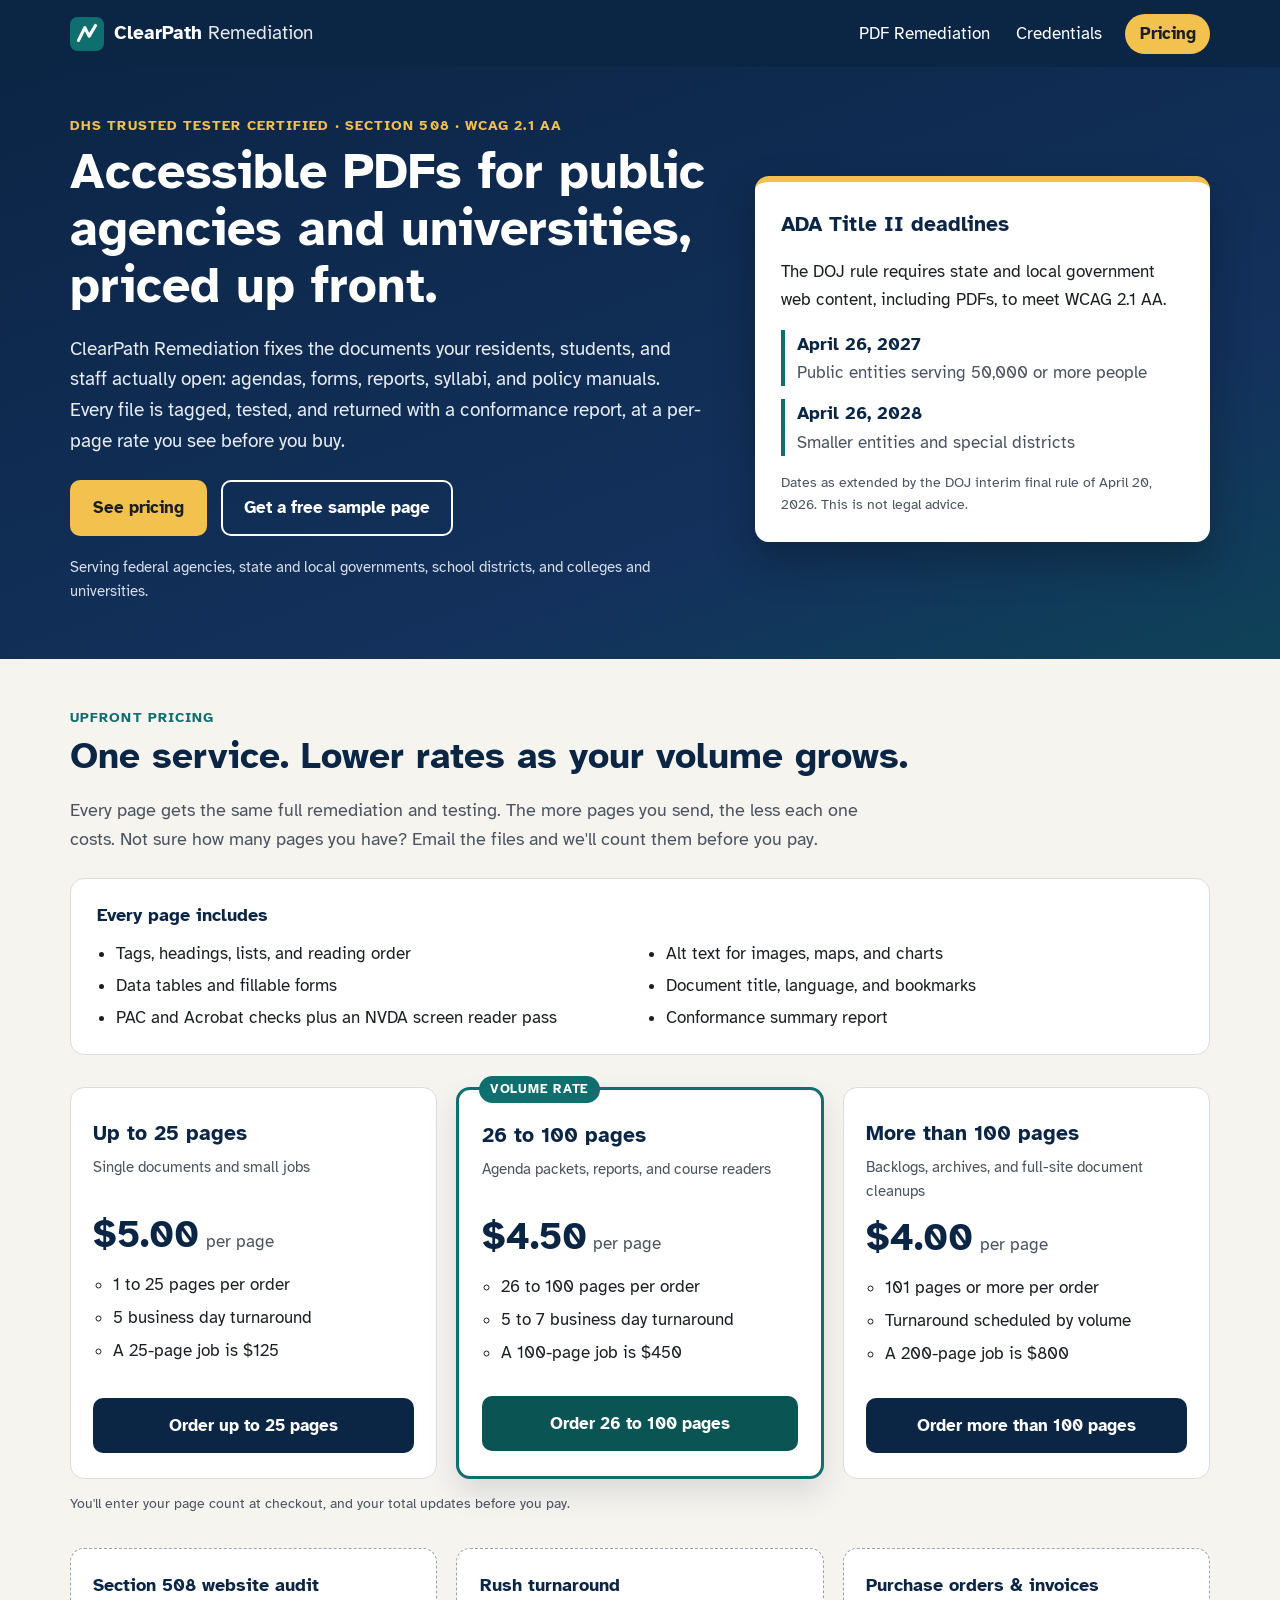
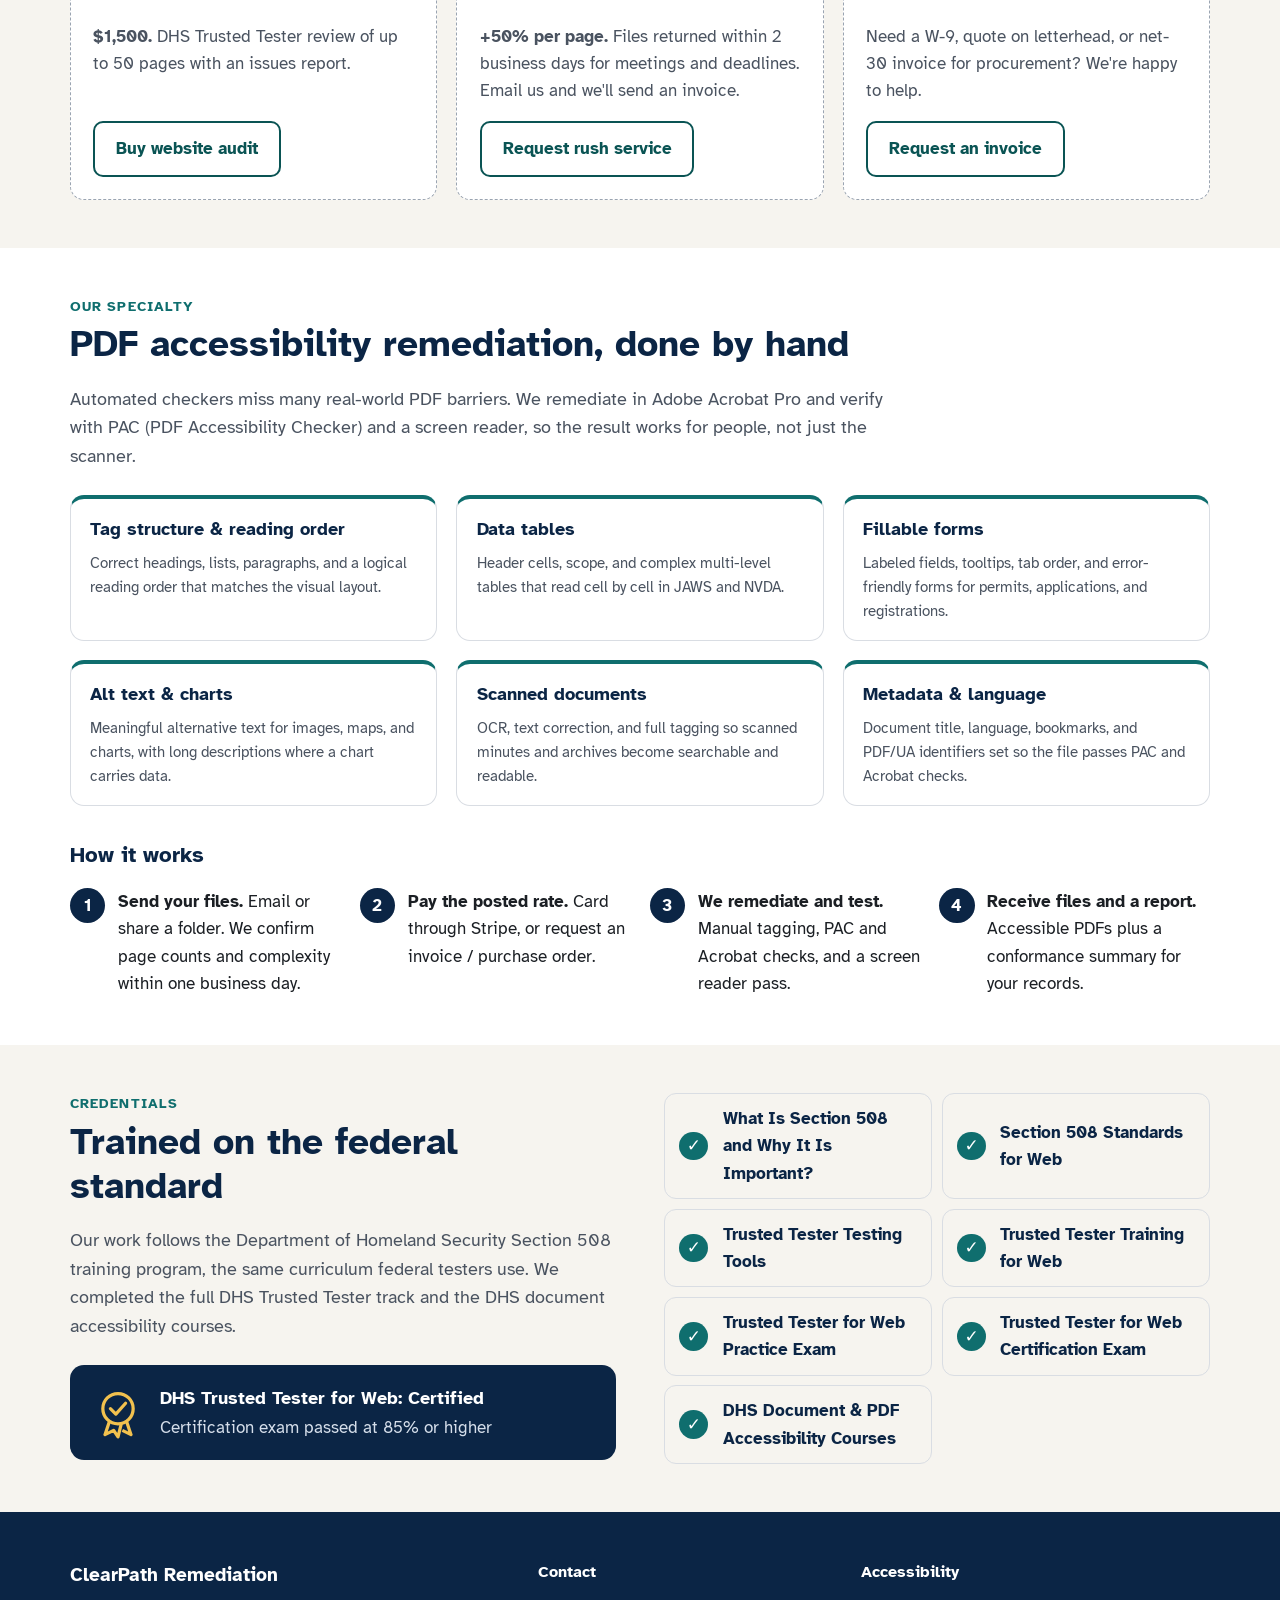
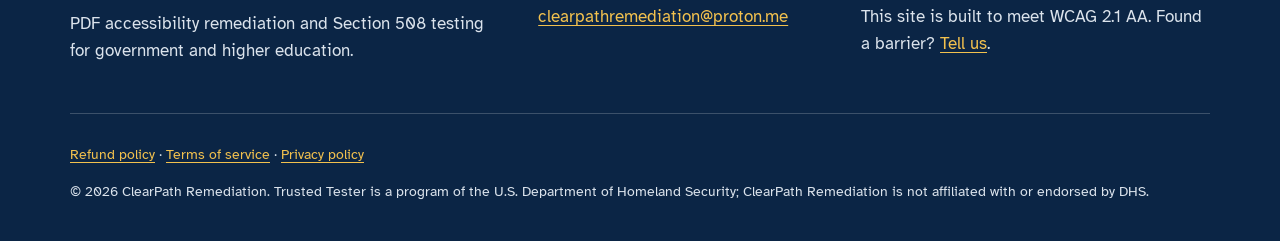
<file: index.html>
<!doctype html>
<html lang="en">
<head>
  <meta charset="utf-8">
  <meta name="viewport" content="width=device-width, initial-scale=1">
  <title>ClearPath Remediation | PDF &amp; Section 508 Accessibility Remediation</title>
  <meta name="description" content="ClearPath Remediation provides PDF accessibility remediation and Section 508 / WCAG 2.1 AA testing for federal, state, and local government and universities. DHS Trusted Tester certified. Upfront per-page pricing.">
  <link rel="stylesheet" href="styles.css">
  <link rel="icon" href="favicon.svg" type="image/svg+xml">
</head>
<body>
  <a class="skip-link" href="#main">Skip to main content</a>

  <header class="site-header">
    <div class="wrap header-inner">
      <a class="brand" href="#top" aria-label="ClearPath Remediation, home">
        <svg class="brand-mark" viewBox="0 0 32 32" aria-hidden="true" focusable="false"><rect width="32" height="32" rx="7" fill="currentColor"/><path d="M8 22 L14 10 L18 18 L24 8" fill="none" stroke="#fff" stroke-width="3" stroke-linecap="round" stroke-linejoin="round"/></svg>
        <span>ClearPath <span class="brand-sub">Remediation</span></span>
      </a>
      <nav aria-label="Primary">
        <ul class="nav-list">
          <li><a href="#pdf">PDF Remediation</a></li>
          <li><a href="#credentials">Credentials</a></li>
          <li><a href="#pricing" class="nav-cta">Pricing</a></li>
        </ul>
      </nav>
    </div>
  </header>

  <main id="main" tabindex="-1">
    <section class="hero" id="top" aria-labelledby="hero-title">
      <div class="wrap hero-grid">
        <div>
          <p class="eyebrow">DHS Trusted Tester Certified &middot; Section 508 &middot; WCAG 2.1 AA</p>
          <h1 id="hero-title">Accessible PDFs for public agencies and universities, priced up front.</h1>
          <p class="lede">ClearPath Remediation fixes the documents your residents, students, and staff actually open: agendas, forms, reports, syllabi, and policy manuals. Every file is tagged, tested, and returned with a conformance report, at a per-page rate you see before you buy.</p>
          <div class="hero-actions">
            <a class="btn btn-primary" href="#pricing">See pricing</a>
            <a class="btn btn-ghost" href="mailto:clearpathremediation@proton.me?subject=Free%20sample%20page%20request">Get a free sample page</a>
          </div>
          <p class="audiences">Serving federal agencies, state and local governments, school districts, and colleges and universities.</p>
        </div>
        <aside class="deadline-card" aria-labelledby="deadline-title">
          <h2 id="deadline-title">ADA Title II deadlines</h2>
          <p>The DOJ rule requires state and local government web content, including PDFs, to meet WCAG 2.1 AA.</p>
          <dl class="deadlines">
            <div><dt>April 26, 2027</dt><dd>Public entities serving 50,000 or more people</dd></div>
            <div><dt>April 26, 2028</dt><dd>Smaller entities and special districts</dd></div>
          </dl>
          <p class="small">Dates as extended by the DOJ interim final rule of April 20, 2026. This is not legal advice.</p>
        </aside>
      </div>
    </section>

    <section class="section alt" id="pricing" aria-labelledby="pricing-title">
      <div class="wrap">
        <p class="eyebrow">Upfront pricing</p>
        <h2 id="pricing-title">One service. Lower rates as your volume grows.</h2>
        <p class="section-lede">Every page gets the same full remediation and testing. The more pages you send, the less each one costs. Not sure how many pages you have? Email the files and we'll count them before you pay.</p>

        <div class="included" aria-labelledby="included-title">
          <h3 id="included-title">Every page includes</h3>
          <ul class="included-list">
            <li>Tags, headings, lists, and reading order</li>
            <li>Alt text for images, maps, and charts</li>
            <li>Data tables and fillable forms</li>
            <li>Document title, language, and bookmarks</li>
            <li>PAC and Acrobat checks plus an NVDA screen reader pass</li>
            <li>Conformance summary report</li>
          </ul>
        </div>

        <ul class="pricing-grid" role="list">
          <li class="plan">
            <h3 class="plan-name">Up to 25 pages</h3>
            <p class="plan-for">Single documents and small jobs</p>
            <p class="price"><span class="amount">$5.00</span><span class="unit">per page</span></p>
            <ul class="plan-list">
              <li>1 to 25 pages per order</li>
              <li>5 business day turnaround</li>
              <li>A 25-page job is $125</li>
            </ul>
            <a class="btn btn-plan" href="https://buy.stripe.com/4gM3cvgTyeXcahwd9j2sM00">Order up to 25 pages<span class="visually-hidden"> at $5.00 per page</span></a>
          </li>

          <li class="plan featured">
            <p class="ribbon">Volume rate</p>
            <h3 class="plan-name">26 to 100 pages</h3>
            <p class="plan-for">Agenda packets, reports, and course readers</p>
            <p class="price"><span class="amount">$4.50</span><span class="unit">per page</span></p>
            <ul class="plan-list">
              <li>26 to 100 pages per order</li>
              <li>5 to 7 business day turnaround</li>
              <li>A 100-page job is $450</li>
            </ul>
            <a class="btn btn-plan btn-plan-featured" href="https://buy.stripe.com/bJefZhdHmbL09ds8T32sM01">Order 26 to 100 pages<span class="visually-hidden"> at $4.50 per page</span></a>
          </li>

          <li class="plan">
            <h3 class="plan-name">More than 100 pages</h3>
            <p class="plan-for">Backlogs, archives, and full-site document cleanups</p>
            <p class="price"><span class="amount">$4.00</span><span class="unit">per page</span></p>
            <ul class="plan-list">
              <li>101 pages or more per order</li>
              <li>Turnaround scheduled by volume</li>
              <li>A 200-page job is $800</li>
            </ul>
            <a class="btn btn-plan" href="https://buy.stripe.com/5kQfZhavaeXc4Xcb1b2sM02">Order more than 100 pages<span class="visually-hidden"> at $4.00 per page</span></a>
          </li>
        </ul>
        <p class="small checkout-note">You'll enter your page count at checkout, and your total updates before you pay.</p>

        <div class="addons">
          <div class="addon">
            <h3>Section 508 website audit</h3>
            <p><strong>$1,500.</strong> DHS Trusted Tester review of up to 50 pages with an issues report.</p>
            <a class="btn btn-ghost" href="https://buy.stripe.com/6oUaEX1YEcP4dtIglv2sM03">Buy website audit<span class="visually-hidden"> for $1,500</span></a>
          </div>
          <div class="addon">
            <h3>Rush turnaround</h3>
            <p><strong>+50% per page.</strong> Files returned within 2 business days for meetings and deadlines. Email us and we'll send an invoice.</p>
            <a class="btn btn-ghost" href="mailto:clearpathremediation@proton.me?subject=Rush%20turnaround%20request">Request rush service</a>
          </div>
          <div class="addon">
            <h3>Purchase orders &amp; invoices</h3>
            <p>Need a W-9, quote on letterhead, or net-30 invoice for procurement? We're happy to help.</p>
            <a class="btn btn-ghost" href="mailto:clearpathremediation@proton.me?subject=Invoice%20or%20PO%20request">Request an invoice</a>
          </div>
        </div>
      </div>
    </section>

    <section class="section" id="pdf" aria-labelledby="pdf-title">
      <div class="wrap">
        <p class="eyebrow">Our specialty</p>
        <h2 id="pdf-title">PDF accessibility remediation, done by hand</h2>
        <p class="section-lede">Automated checkers miss many real-world PDF barriers. We remediate in Adobe Acrobat Pro and verify with PAC (PDF Accessibility Checker) and a screen reader, so the result works for people, not just the scanner.</p>
        <ul class="feature-grid" role="list">
          <li class="feature">
            <h3>Tag structure &amp; reading order</h3>
            <p>Correct headings, lists, paragraphs, and a logical reading order that matches the visual layout.</p>
          </li>
          <li class="feature">
            <h3>Data tables</h3>
            <p>Header cells, scope, and complex multi-level tables that read cell by cell in JAWS and NVDA.</p>
          </li>
          <li class="feature">
            <h3>Fillable forms</h3>
            <p>Labeled fields, tooltips, tab order, and error-friendly forms for permits, applications, and registrations.</p>
          </li>
          <li class="feature">
            <h3>Alt text &amp; charts</h3>
            <p>Meaningful alternative text for images, maps, and charts, with long descriptions where a chart carries data.</p>
          </li>
          <li class="feature">
            <h3>Scanned documents</h3>
            <p>OCR, text correction, and full tagging so scanned minutes and archives become searchable and readable.</p>
          </li>
          <li class="feature">
            <h3>Metadata &amp; language</h3>
            <p>Document title, language, bookmarks, and PDF/UA identifiers set so the file passes PAC and Acrobat checks.</p>
          </li>
        </ul>

        <h3 class="process-title">How it works</h3>
        <ol class="process" role="list">
          <li><span class="step-num" aria-hidden="true">1</span><div><strong>Send your files.</strong> Email or share a folder. We confirm page counts and complexity within one business day.</div></li>
          <li><span class="step-num" aria-hidden="true">2</span><div><strong>Pay the posted rate.</strong> Card through Stripe, or request an invoice / purchase order.</div></li>
          <li><span class="step-num" aria-hidden="true">3</span><div><strong>We remediate and test.</strong> Manual tagging, PAC and Acrobat checks, and a screen reader pass.</div></li>
          <li><span class="step-num" aria-hidden="true">4</span><div><strong>Receive files and a report.</strong> Accessible PDFs plus a conformance summary for your records.</div></li>
        </ol>
      </div>
    </section>

    <section class="section alt" id="credentials" aria-labelledby="cred-title">
      <div class="wrap cred-grid">
        <div>
          <p class="eyebrow">Credentials</p>
          <h2 id="cred-title">Trained on the federal standard</h2>
          <p class="section-lede">Our work follows the Department of Homeland Security Section 508 training program, the same curriculum federal testers use. We completed the full DHS Trusted Tester track and the DHS document accessibility courses.</p>
          <div class="badge" role="note" aria-label="Certification">
            <svg viewBox="0 0 48 48" aria-hidden="true" focusable="false"><circle cx="24" cy="20" r="14" fill="none" stroke="currentColor" stroke-width="3"/><path d="M17 20l5 5 9-10" fill="none" stroke="currentColor" stroke-width="3" stroke-linecap="round" stroke-linejoin="round"/><path d="M16 32l-4 12 8-4 4 6 3-12M32 32l4 12-8-4" fill="none" stroke="currentColor" stroke-width="3" stroke-linejoin="round"/></svg>
            <div>
              <strong>DHS Trusted Tester for Web: Certified</strong>
              <span>Certification exam passed at 85% or higher</span>
            </div>
          </div>
        </div>
        <ol class="course-list" aria-label="Completed DHS Section 508 training courses">
          <li><span class="check" aria-hidden="true">&#10003;</span><div><strong>What Is Section 508 and Why It Is Important?</strong></div></li>
          <li><span class="check" aria-hidden="true">&#10003;</span><div><strong>Section 508 Standards for Web</strong></div></li>
          <li><span class="check" aria-hidden="true">&#10003;</span><div><strong>Trusted Tester Testing Tools</strong></div></li>
          <li><span class="check" aria-hidden="true">&#10003;</span><div><strong>Trusted Tester Training for Web</strong></div></li>
          <li><span class="check" aria-hidden="true">&#10003;</span><div><strong>Trusted Tester for Web Practice Exam</strong></div></li>
          <li><span class="check" aria-hidden="true">&#10003;</span><div><strong>Trusted Tester for Web Certification Exam</strong></div></li>
          <li><span class="check" aria-hidden="true">&#10003;</span><div><strong>DHS Document &amp; PDF Accessibility Courses</strong></div></li>
        </ol>
      </div>
    </section>

  </main>

  <footer class="site-footer">
    <div class="wrap footer-inner">
      <div>
        <p class="footer-brand">ClearPath Remediation</p>
        <p>PDF accessibility remediation and Section 508 testing for government and higher education.</p>
      </div>
      <div>
        <h2 class="footer-h">Contact</h2>
        <p><a href="mailto:clearpathremediation@proton.me">clearpathremediation@proton.me</a></p>
      </div>
      <div>
        <h2 class="footer-h">Accessibility</h2>
        <p>This site is built to meet WCAG 2.1 AA. Found a barrier? <a href="mailto:clearpathremediation@proton.me?subject=Accessibility%20feedback">Tell us</a>.</p>
      </div>
    </div>
    <div class="wrap legal">
      <p class="policy-links"><a href="policies.html#refunds">Refund policy</a> &middot; <a href="policies.html#terms">Terms of service</a> &middot; <a href="policies.html#privacy">Privacy policy</a></p>
      <p>&copy; <span id="year">2026</span> ClearPath Remediation. Trusted Tester is a program of the U.S. Department of Homeland Security; ClearPath Remediation is not affiliated with or endorsed by DHS.</p>
    </div>
  </footer>
  <script>document.getElementById('year').textContent = new Date().getFullYear();</script>
</body>
</html>
</file>
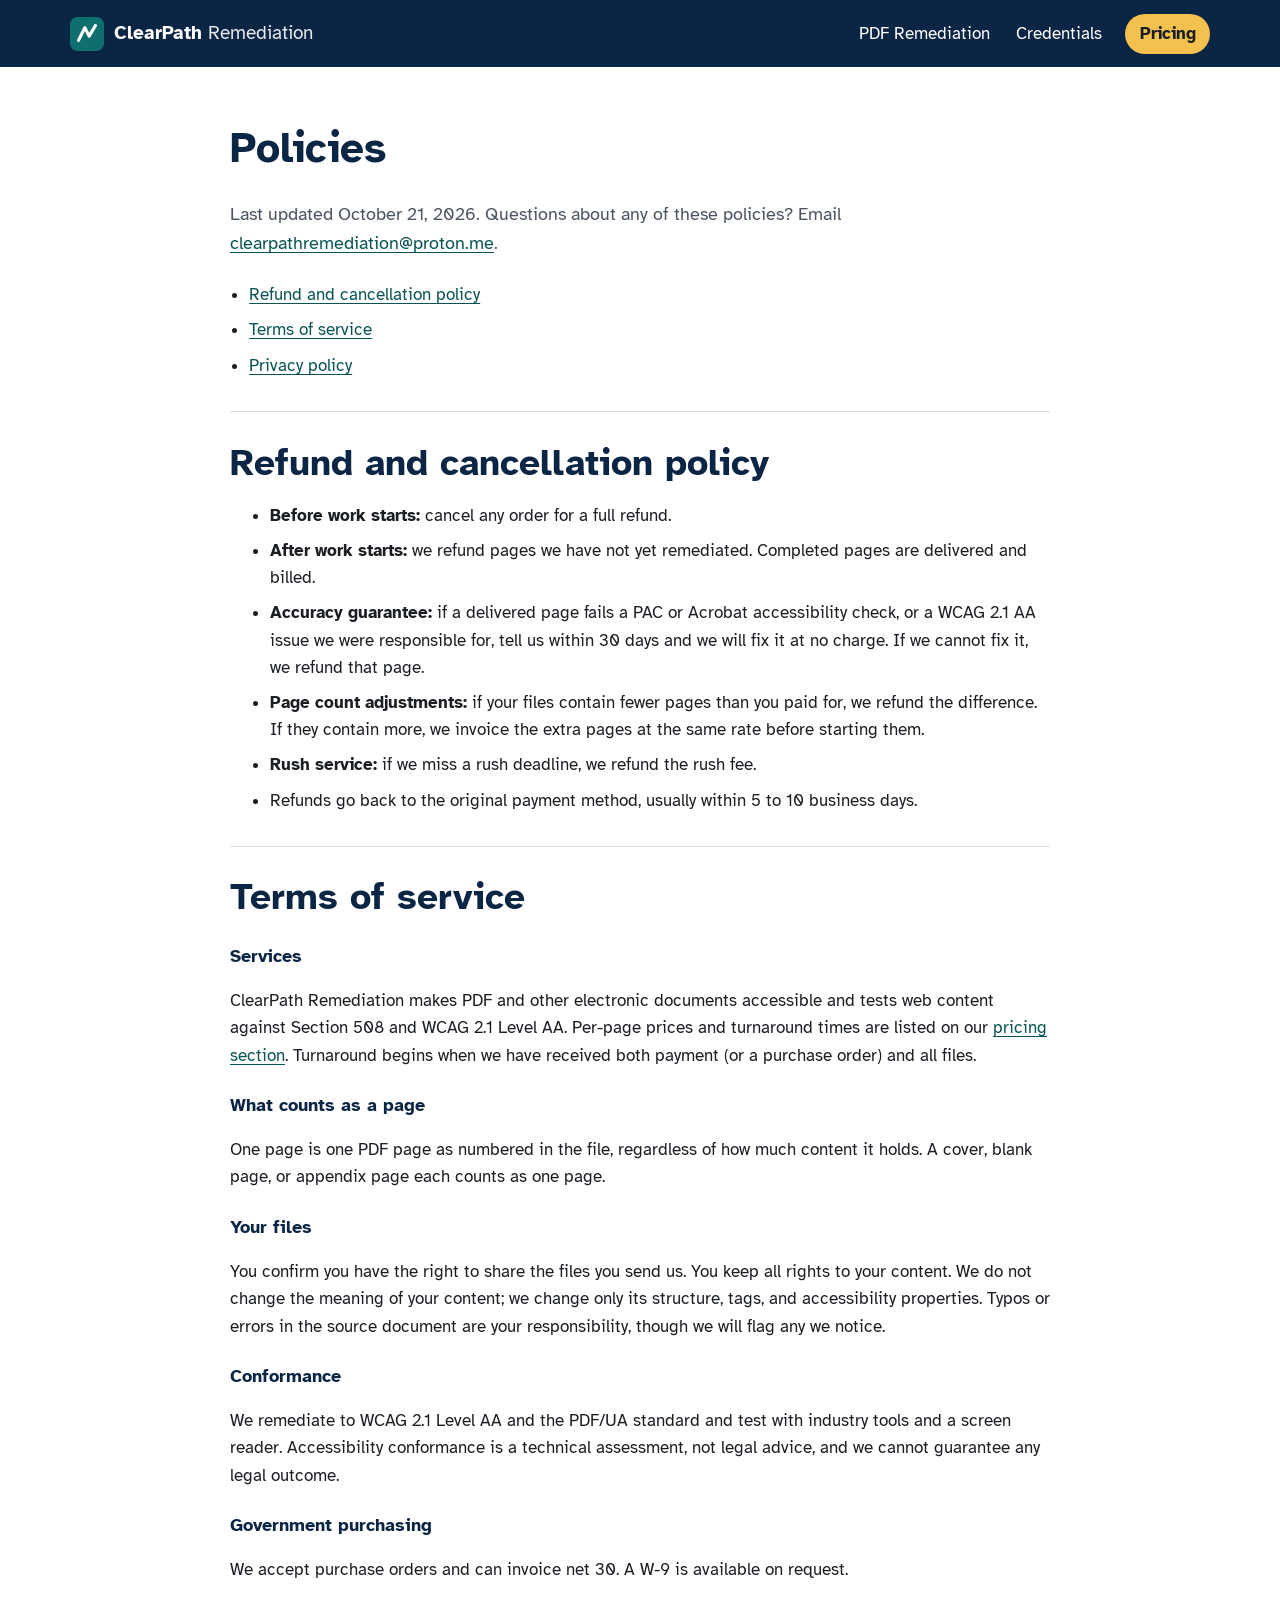
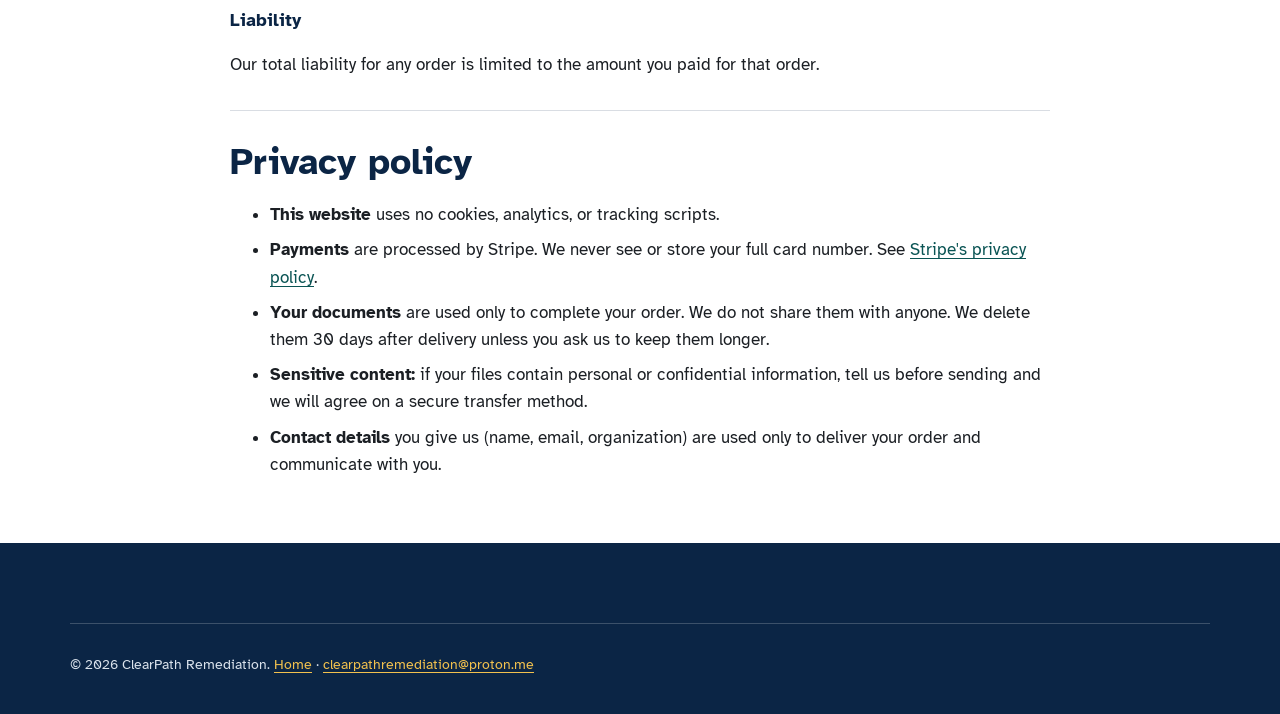
<file: policies.html>
<!doctype html>
<html lang="en">
<head>
  <meta charset="utf-8">
  <meta name="viewport" content="width=device-width, initial-scale=1">
  <title>Policies | ClearPath Remediation</title>
  <meta name="description" content="Refund, terms of service, and privacy policies for ClearPath Remediation.">
  <link rel="stylesheet" href="styles.css">
  <link rel="icon" href="favicon.svg" type="image/svg+xml">
</head>
<body>
  <a class="skip-link" href="#main">Skip to main content</a>

  <header class="site-header">
    <div class="wrap header-inner">
      <a class="brand" href="index.html" aria-label="ClearPath Remediation, home">
        <svg class="brand-mark" viewBox="0 0 32 32" aria-hidden="true" focusable="false"><rect width="32" height="32" rx="7" fill="currentColor"/><path d="M8 22 L14 10 L18 18 L24 8" fill="none" stroke="#fff" stroke-width="3" stroke-linecap="round" stroke-linejoin="round"/></svg>
        <span>ClearPath <span class="brand-sub">Remediation</span></span>
      </a>
      <nav aria-label="Primary">
        <ul class="nav-list">
          <li><a href="index.html#pdf">PDF Remediation</a></li>
          <li><a href="index.html#credentials">Credentials</a></li>
          <li><a href="index.html#pricing" class="nav-cta">Pricing</a></li>
        </ul>
      </nav>
    </div>
  </header>

  <main id="main" tabindex="-1" class="section policy">
    <div class="wrap policy-wrap">
      <h1>Policies</h1>
      <p class="section-lede">Last updated October 21, 2026. Questions about any of these policies? Email <a href="mailto:clearpathremediation@proton.me">clearpathremediation@proton.me</a>.</p>

      <nav aria-label="On this page" class="policy-toc">
        <ul>
          <li><a href="#refunds">Refund and cancellation policy</a></li>
          <li><a href="#terms">Terms of service</a></li>
          <li><a href="#privacy">Privacy policy</a></li>
        </ul>
      </nav>

      <section id="refunds" aria-labelledby="refunds-title">
        <h2 id="refunds-title">Refund and cancellation policy</h2>
        <ul>
          <li><strong>Before work starts:</strong> cancel any order for a full refund.</li>
          <li><strong>After work starts:</strong> we refund pages we have not yet remediated. Completed pages are delivered and billed.</li>
          <li><strong>Accuracy guarantee:</strong> if a delivered page fails a PAC or Acrobat accessibility check, or a WCAG 2.1 AA issue we were responsible for, tell us within 30 days and we will fix it at no charge. If we cannot fix it, we refund that page.</li>
          <li><strong>Page count adjustments:</strong> if your files contain fewer pages than you paid for, we refund the difference. If they contain more, we invoice the extra pages at the same rate before starting them.</li>
          <li><strong>Rush service:</strong> if we miss a rush deadline, we refund the rush fee.</li>
          <li>Refunds go back to the original payment method, usually within 5 to 10 business days.</li>
        </ul>
      </section>

      <section id="terms" aria-labelledby="terms-title">
        <h2 id="terms-title">Terms of service</h2>
        <h3>Services</h3>
        <p>ClearPath Remediation makes PDF and other electronic documents accessible and tests web content against Section 508 and WCAG 2.1 Level AA. Per-page prices and turnaround times are listed on our <a href="index.html#pricing">pricing section</a>. Turnaround begins when we have received both payment (or a purchase order) and all files.</p>
        <h3>What counts as a page</h3>
        <p>One page is one PDF page as numbered in the file, regardless of how much content it holds. A cover, blank page, or appendix page each counts as one page.</p>
        <h3>Your files</h3>
        <p>You confirm you have the right to share the files you send us. You keep all rights to your content. We do not change the meaning of your content; we change only its structure, tags, and accessibility properties. Typos or errors in the source document are your responsibility, though we will flag any we notice.</p>
        <h3>Conformance</h3>
        <p>We remediate to WCAG 2.1 Level AA and the PDF/UA standard and test with industry tools and a screen reader. Accessibility conformance is a technical assessment, not legal advice, and we cannot guarantee any legal outcome.</p>
        <h3>Government purchasing</h3>
        <p>We accept purchase orders and can invoice net 30. A W-9 is available on request.</p>
        <h3>Liability</h3>
        <p>Our total liability for any order is limited to the amount you paid for that order.</p>
      </section>

      <section id="privacy" aria-labelledby="privacy-title">
        <h2 id="privacy-title">Privacy policy</h2>
        <ul>
          <li><strong>This website</strong> uses no cookies, analytics, or tracking scripts.</li>
          <li><strong>Payments</strong> are processed by Stripe. We never see or store your full card number. See <a href="https://stripe.com/privacy">Stripe's privacy policy</a>.</li>
          <li><strong>Your documents</strong> are used only to complete your order. We do not share them with anyone. We delete them 30 days after delivery unless you ask us to keep them longer.</li>
          <li><strong>Sensitive content:</strong> if your files contain personal or confidential information, tell us before sending and we will agree on a secure transfer method.</li>
          <li><strong>Contact details</strong> you give us (name, email, organization) are used only to deliver your order and communicate with you.</li>
        </ul>
      </section>
    </div>
  </main>

  <footer class="site-footer">
    <div class="wrap legal">
      <p>&copy; 2026 ClearPath Remediation. <a href="index.html">Home</a> &middot; <a href="mailto:clearpathremediation@proton.me">clearpathremediation@proton.me</a></p>
    </div>
  </footer>
</body>
</html>
</file>
<file: styles.css>
@import url("https://fonts.googleapis.com/css2?family=Atkinson+Hyperlegible:wght@400;700&display=swap");

:root {
  --navy: #0b2545;
  --navy-2: #13315c;
  --teal: #0f6e6e;
  --teal-dark: #0a5454;
  --sand: #f6f4ef;
  --ink: #1b1f24;
  --muted: #4a5360;
  --line: #d9dde3;
  --white: #ffffff;
  --gold: #f2c14e;
  --focus: #ffbf47;
  --radius: 14px;
  --font: "Atkinson Hyperlegible", system-ui, -apple-system, "Segoe UI", Roboto, Arial, sans-serif;
}

*, *::before, *::after { box-sizing: border-box; }
html { scroll-behavior: smooth; }
@media (prefers-reduced-motion: reduce) { html { scroll-behavior: auto; } * { transition: none !important; } }

body {
  margin: 0;
  font-family: var(--font);
  font-size: 1.0625rem;
  line-height: 1.6;
  color: var(--ink);
  background: var(--white);
}

img, svg { max-width: 100%; }
a { color: var(--teal-dark); text-underline-offset: 3px; }
a:hover { color: var(--navy); }

:focus-visible { outline: 3px solid var(--focus); outline-offset: 3px; border-radius: 4px; }
main:focus { outline: none; }

.wrap { width: min(1140px, 100% - 2.5rem); margin-inline: auto; }

.visually-hidden {
  position: absolute !important; width: 1px; height: 1px; padding: 0; margin: -1px;
  overflow: hidden; clip: rect(0 0 0 0); white-space: nowrap; border: 0;
}

.skip-link {
  position: absolute; left: 1rem; top: -100px; z-index: 100;
  background: var(--focus); color: var(--ink); padding: .75rem 1rem; font-weight: 700; border-radius: 8px;
}
.skip-link:focus { top: 1rem; }

/* Header */
.site-header { background: var(--navy); color: var(--white); position: sticky; top: 0; z-index: 50; }
.header-inner { display: flex; align-items: center; justify-content: space-between; gap: 1rem; padding-block: .85rem; flex-wrap: wrap; }
.brand { display: inline-flex; align-items: center; gap: .6rem; color: var(--white); text-decoration: none; font-weight: 700; font-size: 1.2rem; }
.brand:hover { color: var(--white); }
.brand-mark { width: 34px; height: 34px; color: var(--teal); }
.brand-sub { font-weight: 400; opacity: .9; }
.nav-list { list-style: none; display: flex; gap: .25rem 1.25rem; margin: 0; padding: 0; flex-wrap: wrap; }
.nav-list a { color: var(--white); text-decoration: none; padding: .4rem .2rem; display: inline-block; }
.nav-list a:hover { text-decoration: underline; color: var(--white); }
.nav-cta { background: var(--gold); color: var(--ink) !important; padding: .4rem .9rem !important; border-radius: 999px; font-weight: 700; }

/* Hero */
.hero { background: linear-gradient(160deg, var(--navy) 0%, var(--navy-2) 70%, var(--teal-dark) 130%); color: var(--white); padding: 3rem 0 3.5rem; }
.hero-grid { display: grid; grid-template-columns: 1.4fr 1fr; gap: 3rem; align-items: center; }
.hero h1 { font-size: clamp(2rem, 4.2vw, 3.1rem); line-height: 1.15; margin: .4rem 0 1rem; }
.lede { font-size: 1.2rem; max-width: 60ch; color: #e6ecf3; }
.eyebrow { text-transform: uppercase; letter-spacing: .08em; font-size: .85rem; font-weight: 700; color: var(--teal); margin: 0; }
.hero .eyebrow { color: var(--gold); }
.hero-actions { display: flex; gap: .9rem; flex-wrap: wrap; margin-top: 1.5rem; }
.audiences { margin: 1.2rem 0 0; color: #d5deea; font-size: .95rem; }

.deadline-card { background: var(--white); color: var(--ink); border-radius: var(--radius); padding: 1.6rem; box-shadow: 0 20px 40px rgba(0,0,0,.25); border-top: 6px solid var(--gold); }
.deadline-card h2 { margin: 0 0 .4rem; font-size: 1.3rem; color: var(--navy); }
.deadlines { margin: 1rem 0; display: grid; gap: .8rem; }
.deadlines div { border-left: 4px solid var(--teal); padding-left: .8rem; }
.deadlines dt { font-weight: 700; font-size: 1.15rem; color: var(--navy); }
.deadlines dd { margin: 0; color: var(--muted); }
.small { font-size: .875rem; color: var(--muted); margin-bottom: 0; }

/* Buttons */
.btn { display: inline-flex; align-items: center; justify-content: center; min-height: 48px; padding: .75rem 1.3rem; border-radius: 10px; font-weight: 700; text-decoration: none; border: 2px solid transparent; transition: transform .15s ease, background .15s ease; }
.btn:hover { transform: translateY(-1px); }
.btn-primary { background: var(--gold); color: var(--ink); }
.btn-primary:hover { background: #ffd166; color: var(--ink); }
.btn-ghost { border-color: currentColor; color: var(--teal-dark); background: transparent; }
.hero .btn-ghost { color: var(--white); }
.hero .btn-ghost:hover { background: rgba(255,255,255,.1); color: var(--white); }

/* Sections */
.section { padding: 3rem 0; }
.section.alt { background: var(--sand); }
.section h2 { font-size: clamp(1.7rem, 3vw, 2.3rem); line-height: 1.2; margin: .3rem 0 .8rem; color: var(--navy); }
.section-lede { font-size: 1.125rem; color: var(--muted); max-width: 68ch; margin-bottom: 1.5rem; }

.feature-grid, .audience-grid, .pricing-grid, .process, .course-list { list-style: none; padding: 0; margin: 0; }

.feature-grid { display: grid; grid-template-columns: repeat(3, 1fr); gap: 1.2rem; }
.feature { border: 1px solid var(--line); border-radius: var(--radius); padding: 1rem 1.2rem; border-top: 4px solid var(--teal); }
.feature p { font-size: .95rem; }
.feature h3, .audience h3 { margin: 0 0 .4rem; font-size: 1.15rem; color: var(--navy); }
.feature p, .audience p { margin: 0; color: var(--muted); }

.process-title { margin: 2rem 0 1rem; font-size: 1.35rem; color: var(--navy); }
.process { display: grid; grid-template-columns: repeat(4, 1fr); gap: 1.2rem; }
.process li { display: flex; gap: .8rem; align-items: flex-start; }
.step-num { flex: none; width: 2.2rem; height: 2.2rem; border-radius: 50%; background: var(--navy); color: var(--white); display: grid; place-items: center; font-weight: 700; }

.audience-grid { display: grid; grid-template-columns: repeat(3, 1fr); gap: 1.2rem; }
.audience { background: var(--white); border-radius: var(--radius); padding: 1.6rem; border: 1px solid var(--line); }

/* Credentials */
.cred-grid { display: grid; grid-template-columns: 1fr 1fr; gap: 3rem; align-items: start; }
.badge { display: flex; gap: 1rem; align-items: center; background: var(--navy); color: var(--white); padding: 1.2rem 1.4rem; border-radius: var(--radius); }
.badge svg { width: 52px; height: 52px; color: var(--gold); flex: none; }
.badge strong { display: block; font-size: 1.15rem; }
.badge span { color: #d5deea; }
.course-list { display: grid; grid-template-columns: repeat(2, minmax(0, 1fr)); gap: .6rem; }
.course-list li { display: flex; gap: .9rem; align-items: flex-start; border: 1px solid var(--line); border-radius: 12px; padding: .7rem .9rem; align-items: center; }
.course-list strong { display: block; color: var(--navy); }
.course-list span:not(.check) { color: var(--muted); font-size: .95rem; }
.check { flex: none; width: 1.8rem; height: 1.8rem; border-radius: 50%; background: var(--teal); color: var(--white); display: grid; place-items: center; font-weight: 700; }

/* Pricing */
.pricing-grid { display: grid; grid-template-columns: repeat(3, 1fr); gap: 1.2rem; align-items: stretch; }
.plan { position: relative; background: var(--white); border: 1px solid var(--line); border-radius: var(--radius); padding: 1.6rem 1.4rem; display: flex; flex-direction: column; }
.plan.featured { border: 3px solid var(--teal); box-shadow: 0 14px 30px rgba(11,37,69,.12); }
.ribbon { position: absolute; top: -.85rem; left: 1.2rem; margin: 0; background: var(--teal); color: var(--white); font-size: .8rem; font-weight: 700; padding: .2rem .7rem; border-radius: 999px; text-transform: uppercase; letter-spacing: .06em; }
.plan-name { margin: .2rem 0 .3rem; font-size: 1.3rem; color: var(--navy); }
.plan-for { margin: 0 0 1rem; color: var(--muted); font-size: .95rem; min-height: 3em; }
.price { margin: 0 0 1rem; display: flex; align-items: baseline; gap: .4rem; }
.amount { font-size: 2.4rem; font-weight: 700; color: var(--navy); line-height: 1; }
.unit { color: var(--muted); }
.plan-list { margin: 0 0 1.5rem; padding-left: 1.2rem; flex: 1; }
.plan-list li { margin-bottom: .35rem; }
.btn-plan { width: 100%; background: var(--navy); color: var(--white); margin-top: auto; }
.btn-plan:hover { background: var(--navy-2); color: var(--white); }
.btn-plan-featured { background: var(--teal-dark); }
.btn-plan-featured:hover { background: var(--teal); }

.addons { display: grid; grid-template-columns: repeat(3, 1fr); gap: 1.2rem; margin-top: 2rem; }
.addon { background: var(--white); border: 1px dashed #9aa4b1; border-radius: var(--radius); padding: 1.4rem; display: flex; flex-direction: column; }
.addon h3 { margin: 0 0 .4rem; font-size: 1.1rem; color: var(--navy); }
.addon p { flex: 1; color: var(--muted); }
.addon .btn { align-self: flex-start; }

.included { background: var(--white); border: 1px solid var(--line); border-radius: var(--radius); padding: 1.4rem 1.6rem; margin-bottom: 2rem; }
.included h3 { margin: 0 0 .6rem; font-size: 1.15rem; color: var(--navy); }
.included-list { margin: 0; padding-left: 1.2rem; display: grid; grid-template-columns: repeat(2, minmax(0, 1fr)); gap: .3rem 2rem; }
@media (max-width: 800px) { .included-list { grid-template-columns: 1fr; } }

.policy-wrap { max-width: 820px; }
.policy h1 { font-size: clamp(2rem, 4vw, 2.6rem); color: var(--navy); margin: 0 0 .5rem; }
.policy section { padding-top: 1.5rem; border-top: 1px solid var(--line); margin-top: 2rem; }
.policy h3 { color: var(--navy); margin: 1.4rem 0 .3rem; font-size: 1.1rem; }
.policy li { margin-bottom: .5rem; }
.policy-toc ul { padding-left: 1.2rem; }
.policy-links { margin-bottom: .4rem; }

/* Footer */
.site-footer { background: var(--navy); color: #dbe3ec; padding: 3rem 0 1.5rem; }
.site-footer a { color: var(--gold); }
.site-footer a:hover { color: var(--white); }
.footer-inner { display: grid; grid-template-columns: 1.5fr 1fr 1.2fr; gap: 2rem; }
.footer-brand { font-weight: 700; font-size: 1.2rem; color: var(--white); margin-top: 0; }
.footer-h { font-size: 1rem; color: var(--white); margin: 0 0 .4rem; }
.legal { border-top: 1px solid rgba(255,255,255,.2); margin-top: 2rem; padding-top: 1rem; font-size: .875rem; }

/* Responsive */
@media (max-width: 1000px) {
  .process { grid-template-columns: repeat(2, 1fr); }
}
@media (max-width: 800px) {
  .hero-grid, .cred-grid, .footer-inner, .course-list { grid-template-columns: 1fr; }
  .feature-grid, .audience-grid, .addons, .pricing-grid { grid-template-columns: 1fr; }
  .site-header { position: static; }
}
@media (max-width: 560px) {
  .pricing-grid, .process { grid-template-columns: 1fr; }
  .hero { padding: 3rem 0 3.5rem; }
}
</file>
